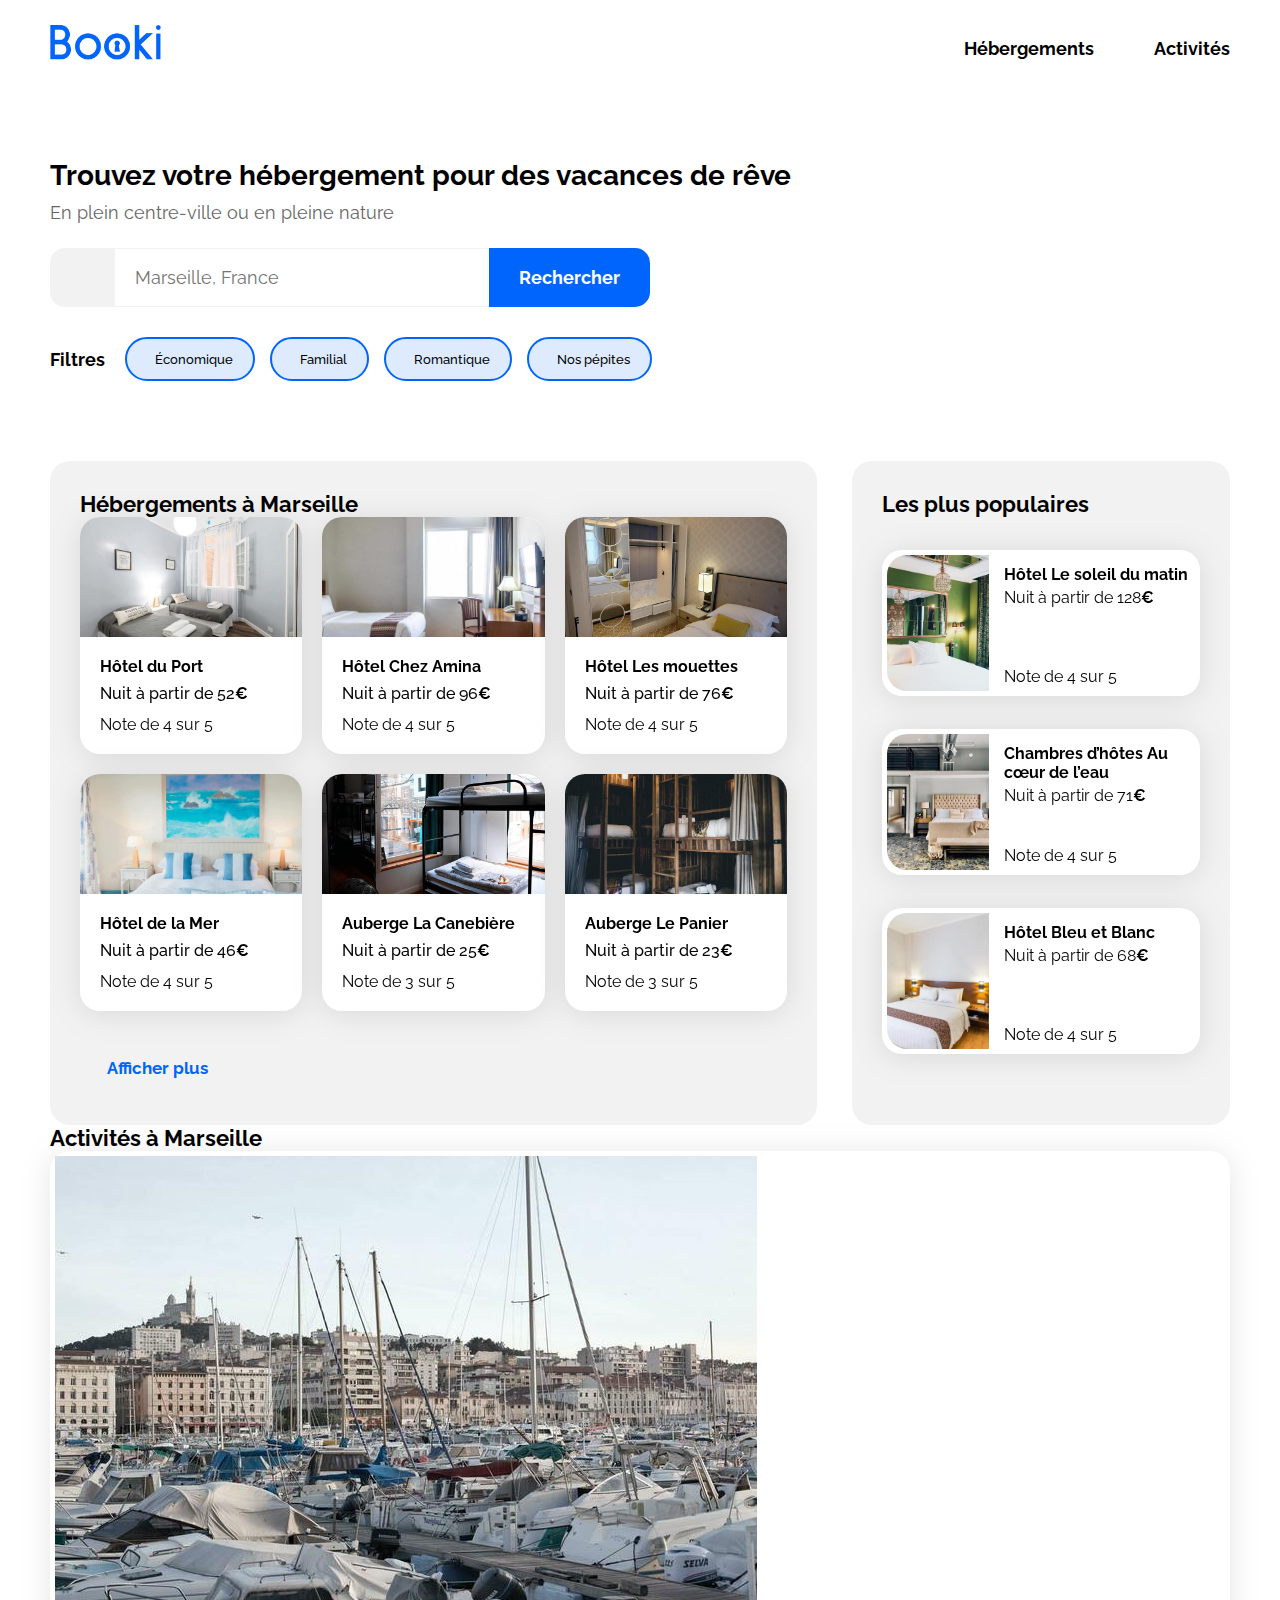
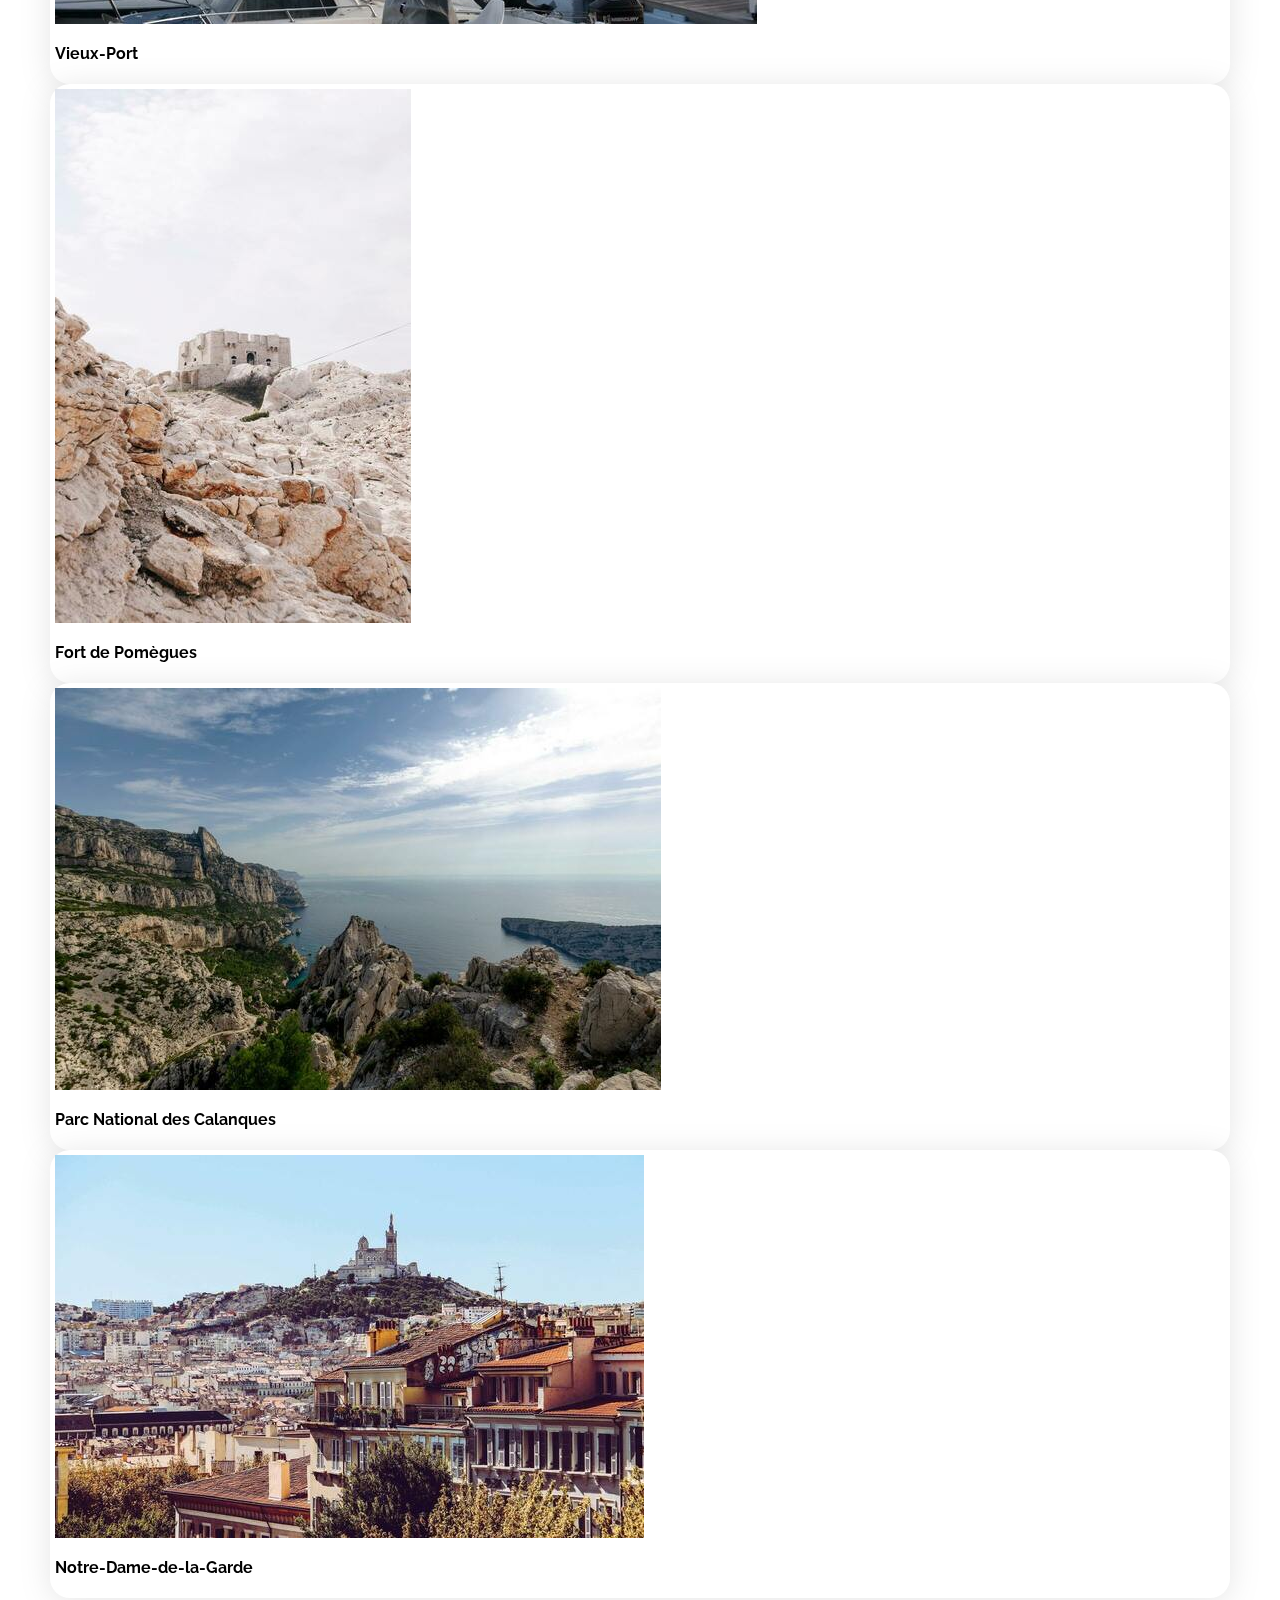
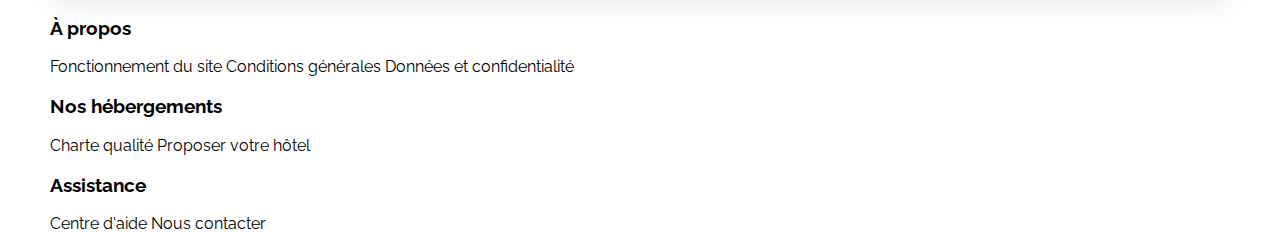
<file: index.html>
<!DOCTYPE html>
<html lang="fr">
  <head>
    <meta charset="UTF-8" />
    <meta name="viewport" content="width=device-width, initial-scale=1.0" />
    <title>Booki</title>
    <meta
      name="description"
      content="Trouvez votre hébergement pour des vacances de rêve à Marseille avec Booki. Hôtels, auberges et activités pour tous les goûts."
    />
    <link
      rel="shortcut icon"
      href="images/logo/Booki.png"
      type="image/x-icon"
    />

    <!-- Police -->
    <link rel="preconnect" href="https://fonts.googleapis.com" />
    <link rel="preconnect" href="https://fonts.gstatic.com" crossorigin />
    <link
      href="https://fonts.googleapis.com/css2?family=Raleway:wght@400;500;700&display=swap"
      rel="stylesheet"
    />

    <!-- Icônes -->
    <link
      rel="stylesheet"
      href="https://cdnjs.cloudflare.com/ajax/libs/font-awesome/6.2.1/css/all.min.css"
      integrity="sha512-MV7K8+y+gLIBoVD59lQIYicR65iaqukzvf/nwasF0nqhPay5w/9lJmVM2hMDcnK1OnMGCdVK+iQrJ7lzPJQd1w=="
      crossorigin="anonymous"
      referrerpolicy="no-referrer"
    />

    <!-- CSS -->
    <link rel="stylesheet" href="./css/style.css" />
    <!-- <link rel="stylesheet" href="./css/style_modifie.css" /> -->
  </head>

  <body>
    <div class="main-container">
      <!-- ================= HEADER ================= -->
      <header>
        <!-- Logo -->
        <a href="#">
          <img src="./images/logo/Booki.png" alt="Logo Booki" />
        </a>

        <!-- Navigation principale -->
        <nav>
          <a href="#hebergements">Hébergements</a>
          <a href="#activites">Activités</a>
        </nav>
      </header>

      <!-- ================= RECHERCHE + FILTRES ================= -->
      <section class="search-section">
        <h1>Trouvez votre hébergement pour des vacances de rêve</h1>
        <p>En plein centre-ville ou en pleine nature</p>

        <!-- Barre de recherche -->
        <form class="search-bar" action="#" method="get">
          <div class="search-icon">
            <i class="fa-solid fa-location-dot" aria-hidden="true"></i>
          </div>
          <input
            type="search"
            name="q"
            placeholder="Marseille, France"
            aria-label="Rechercher une ville"
          />
          <button type="submit">Rechercher</button>
        </form>

        <!-- Filtres -->
        <div class="filters">
          <!-- les filtre -->
          <h2>Filtres</h2>

          <div class="filters-list">
            <button class="filter">
              <i class="fa-solid fa-money-bill-wave" aria-hidden="true"></i>
              <span>Économique</span>
            </button>
            <button class="filter">
              <i class="fa-solid fa-person" aria-hidden="true"></i>
              <span>Familial</span>
            </button>
            <button class="filter">
              <i class="fa-solid fa-heart" aria-hidden="true"></i>
              <span>Romantique</span>
            </button>
            <button class="filter">
              <i class="fa-solid fa-fire" aria-hidden="true"></i>
              <span>Nos pépites</span>
            </button>
          </div>
        </div>
      </section>

      <!-- ================= CONTENU PRINCIPAL EXISTANT ================= -->
      <main>
        <!-- ================= HÉBERGEMENTS + POPULAIRES ================= -->
        <div class="hebergements-and-populaires">
          <!-- ======= HÉBERGEMENTS ======= -->
          <section class="hebergements" id="hebergements">
            <h2 class="section-title">Hébergements à Marseille</h2>

            <div class="hebergements-cards">
              <a href="#">
                <article class="card">
                  <img
                    src="./images/hebergements/fred-kleber.jpg"
                    alt="Chambre d'hôtel avec lit double"
                  />
                  <div class="card-content">
                    <h3 class="card-title">Hôtel du Port</h3>
                    <p class="card-subtitle">
                      Nuit à partir de 52<span class="euro">€</span>
                    </p>
                    <div class="card-rating">
                      <i class="fa-xs fa-solid fa-star" aria-hidden="true"></i>
                      <i class="fa-xs fa-solid fa-star" aria-hidden="true"></i>
                      <i class="fa-xs fa-solid fa-star" aria-hidden="true"></i>
                      <i class="fa-xs fa-solid fa-star" aria-hidden="true"></i>
                      <i
                        class="fa-xs fa-solid fa-star neutral-star"
                        aria-hidden="true"
                      ></i>
                      <span class="sr-only">Note de 4 sur 5</span>
                    </div>
                  </div>
                </article>
              </a>

              <a href="#">
                <article class="card">
                  <img
                    src="./images/hebergements/febrian-zakaria.jpg"
                    alt="Chambre moderne avec lit double"
                  />
                  <div class="card-content">
                    <h3 class="card-title">Hôtel Chez Amina</h3>
                    <p class="card-subtitle">
                      Nuit à partir de 96<span class="euro">€</span>
                    </p>
                    <div class="card-rating">
                      <i class="fa-xs fa-solid fa-star" aria-hidden="true"></i>
                      <i class="fa-xs fa-solid fa-star" aria-hidden="true"></i>
                      <i class="fa-xs fa-solid fa-star" aria-hidden="true"></i>
                      <i class="fa-xs fa-solid fa-star" aria-hidden="true"></i>
                      <i
                        class="fa-xs fa-solid fa-star neutral-star"
                        aria-hidden="true"
                      ></i>
                      <span class="sr-only">Note de 4 sur 5</span>
                    </div>
                  </div>
                </article>
              </a>

              <a href="#">
                <article class="card">
                  <img
                    src="./images/hebergements/reisetopia.jpg"
                    alt="Lit double dans une chambre lumineuse"
                  />
                  <div class="card-content">
                    <h3 class="card-title">Hôtel Les mouettes</h3>
                    <p class="card-subtitle">
                      Nuit à partir de 76<span class="euro">€</span>
                    </p>
                    <div class="card-rating">
                      <i class="fa-xs fa-solid fa-star" aria-hidden="true"></i>
                      <i class="fa-xs fa-solid fa-star" aria-hidden="true"></i>
                      <i class="fa-xs fa-solid fa-star" aria-hidden="true"></i>
                      <i class="fa-xs fa-solid fa-star" aria-hidden="true"></i>
                      <i
                        class="fa-xs fa-solid fa-star neutral-star"
                        aria-hidden="true"
                      ></i>
                      <span class="sr-only">Note de 4 sur 5</span>
                    </div>
                  </div>
                </article>
              </a>

              <a href="#">
                <article class="card">
                  <img
                    src="./images/hebergements/annie-spratt.jpg"
                    alt="Chambre avec lit près d'une fenêtre"
                  />
                  <div class="card-content">
                    <h3 class="card-title">Hôtel de la Mer</h3>
                    <p class="card-subtitle">
                      Nuit à partir de 46<span class="euro">€</span>
                    </p>
                    <div class="card-rating">
                      <i class="fa-xs fa-solid fa-star" aria-hidden="true"></i>
                      <i class="fa-xs fa-solid fa-star" aria-hidden="true"></i>
                      <i class="fa-xs fa-solid fa-star" aria-hidden="true"></i>
                      <i class="fa-xs fa-solid fa-star" aria-hidden="true"></i>
                      <i
                        class="fa-xs fa-solid fa-star neutral-star"
                        aria-hidden="true"
                      ></i>
                      <span class="sr-only">Note de 4 sur 5</span>
                    </div>
                  </div>
                </article>
              </a>

              <a href="#">
                <article class="card">
                  <img
                    src="./images/hebergements/marcus-loke.jpg"
                    alt="Lit superposé dans une chambre partagée"
                  />
                  <div class="card-content">
                    <h3 class="card-title">Auberge La Canebière</h3>
                    <p class="card-subtitle">
                      Nuit à partir de 25<span class="euro">€</span>
                    </p>
                    <div class="card-rating">
                      <i class="fa-xs fa-solid fa-star" aria-hidden="true"></i>
                      <i class="fa-xs fa-solid fa-star" aria-hidden="true"></i>
                      <i class="fa-xs fa-solid fa-star" aria-hidden="true"></i>
                      <i
                        class="fa-xs fa-solid fa-star neutral-star"
                        aria-hidden="true"
                      ></i>
                      <i
                        class="fa-xs fa-solid fa-star neutral-star"
                        aria-hidden="true"
                      ></i>
                      <span class="sr-only">Note de 3 sur 5</span>
                    </div>
                  </div>
                </article>
              </a>

              <a href="#">
                <article class="card">
                  <img
                    src="./images/hebergements/nicate-lee.jpg"
                    alt="Lit superposé dans une auberge de jeunesse"
                  />
                  <div class="card-content">
                    <h3 class="card-title">Auberge Le Panier</h3>
                    <p class="card-subtitle">
                      Nuit à partir de 23<span class="euro">€</span>
                    </p>
                    <div class="card-rating">
                      <i class="fa-xs fa-solid fa-star" aria-hidden="true"></i>
                      <i class="fa-xs fa-solid fa-star" aria-hidden="true"></i>
                      <i class="fa-xs fa-solid fa-star" aria-hidden="true"></i>
                      <i
                        class="fa-xs fa-solid fa-star neutral-star"
                        aria-hidden="true"
                      ></i>
                      <i
                        class="fa-xs fa-solid fa-star neutral-star"
                        aria-hidden="true"
                      ></i>
                      <span class="sr-only">Note de 3 sur 5</span>
                    </div>
                  </div>
                </article>
              </a>
            </div>

            <a href="#" class="show-more">Afficher plus</a>
          </section>

          <!-- ======= POPULAIRES ======= -->
          <section class="populaires">
            <div class="populaires-title">
              <h2 class="section-title">Les plus populaires</h2>
              <i class="fa-solid fa-chart-line" aria-hidden="true"></i>
            </div>
            <div class="populaires-cards">
              <a href="#">
                <article class="card">
                  <img
                    src="./images/hebergements/emile-guillemot.jpg"
                    alt="Image de la chambre d'hôtel montrant un lit"
                  />
                  <div class="card-content">
                    <div class="card-txt">
                      <h3 class="card-title">Hôtel Le soleil du matin</h3>
                      <p class="card-subtitle">
                        Nuit à partir de 128<span class="euro">€</span>
                      </p>
                    </div>
                    <div class="card-rating">
                      <i class="fa-xs fa-solid fa-star" aria-hidden="true"></i>
                      <i class="fa-xs fa-solid fa-star" aria-hidden="true"></i>
                      <i class="fa-xs fa-solid fa-star" aria-hidden="true"></i>
                      <i class="fa-xs fa-solid fa-star" aria-hidden="true"></i>
                      <i
                        class="fa-xs fa-solid fa-star neutral-star"
                        aria-hidden="true"
                      ></i>
                      <span class="sr-only">Note de 4 sur 5</span>
                    </div>
                  </div>
                </article>
              </a>
              <a href="#">
                <article class="card">
                  <img
                    src="./images/hebergements/aw-creative.jpg"
                    alt="Image de la chambre d'hôtel montrant un lit"
                  />
                  <div class="card-content">
                    <div class="card-txt">
                      <h3 class="card-title">
                        Chambres d’hôtes Au cœur de l’eau
                      </h3>
                      <p class="card-subtitle">
                        Nuit à partir de 71<span class="euro">€</span>
                      </p>
                    </div>
                    <div class="card-rating">
                      <i class="fa-xs fa-solid fa-star" aria-hidden="true"></i>
                      <i class="fa-xs fa-solid fa-star" aria-hidden="true"></i>
                      <i class="fa-xs fa-solid fa-star" aria-hidden="true"></i>
                      <i class="fa-xs fa-solid fa-star" aria-hidden="true"></i>
                      <i
                        class="fa-xs fa-solid fa-star neutral-star"
                        aria-hidden="true"
                      ></i>
                      <span class="sr-only">Note de 4 sur 5</span>
                    </div>
                  </div>
                </article>
              </a>
              <a href="#">
                <article class="card">
                  <img
                    src="./images/hebergements/febrian-zakaria2.jpg"
                    alt="Image de la chambre d'hôtel montrant un lit"
                  />
                  <div class="card-content">
                    <div class="card-txt">
                      <h3 class="card-title">Hôtel Bleu et Blanc</h3>
                      <p class="card-subtitle">
                        Nuit à partir de 68<span class="euro">€</span>
                      </p>
                    </div>
                    <div class="card-rating">
                      <i class="fa-xs fa-solid fa-star" aria-hidden="true"></i>
                      <i class="fa-xs fa-solid fa-star" aria-hidden="true"></i>
                      <i class="fa-xs fa-solid fa-star" aria-hidden="true"></i>
                      <i class="fa-xs fa-solid fa-star" aria-hidden="true"></i>
                      <i
                        class="fa-xs fa-solid fa-star neutral-star"
                        aria-hidden="true"
                      ></i>
                      <span class="sr-only">Note de 4 sur 5</span>
                    </div>
                  </div>
                </article>
              </a>
            </div>
          </section>
        </div>

        <!-- ================= ACTIVITÉS ================= -->
        <section class="activites" id="activites">
          <h2 class="section-title">Activités à Marseille</h2>

          <div class="activites-cards">
            <!-- Carte 1 -->
            <a href="#">
              <article class="card">
                <img
                  src="./images/activites/reno-laithienne.jpg"
                  alt="Vue du Vieux-Port de Marseille"
                />
                <h3 class="card-title">Vieux-Port</h3>
              </article>
            </a>

            <!-- Carte 2 -->
            <a href="#">
              <article class="card">
                <img
                  src="./images/activites/paul-hermann.jpg"
                  alt="Fort de Pomègues près de Marseille"
                />
                <h3 class="card-title">Fort de Pomègues</h3>
              </article>
            </a>

            <!-- Carte 3 -->
            <a href="#">
              <article class="card">
                <img
                  src="./images/activites/kilyan-sockalingum.jpg"
                  alt="Paysage des îles du Frioul"
                />
                <h3 class="card-title">Parc National des Calanques</h3>
              </article>
            </a>

            <!-- Carte 4 -->
            <a href="#">
              <article class="card">
                <img
                  src="./images/activites/florian-wehde.jpg"
                  alt="Falaises du parc national des Calanques"
                />
                <h3 class="card-title">Notre-Dame-de-la-Garde</h3>
              </article>
            </a>
          </div>
        </section>
      </main>

      <!-- ================= FOOTER ================= -->
      <footer>
        <!-- Colonne 1 : À propos -->
        <div class="footer-column">
          <h3>À propos</h3>
          <a href="#">Fonctionnement du site</a>
          <a href="#">Conditions générales</a>
          <a href="#">Données et confidentialité</a>
        </div>

        <!-- Colonne 2 : Nos hébergements -->
        <div class="footer-column">
          <h3>Nos hébergements</h3>
          <a href="#">Charte qualité</a>
          <a href="#">Proposer votre hôtel</a>
        </div>

        <!-- Colonne 3 : Assistance -->
        <div class="footer-column">
          <h3>Assistance</h3>
          <a href="#">Centre d'aide</a>
          <a href="#">Nous contacter</a>
        </div>
      </footer>
    </div>
  </body>
</html>
</file>
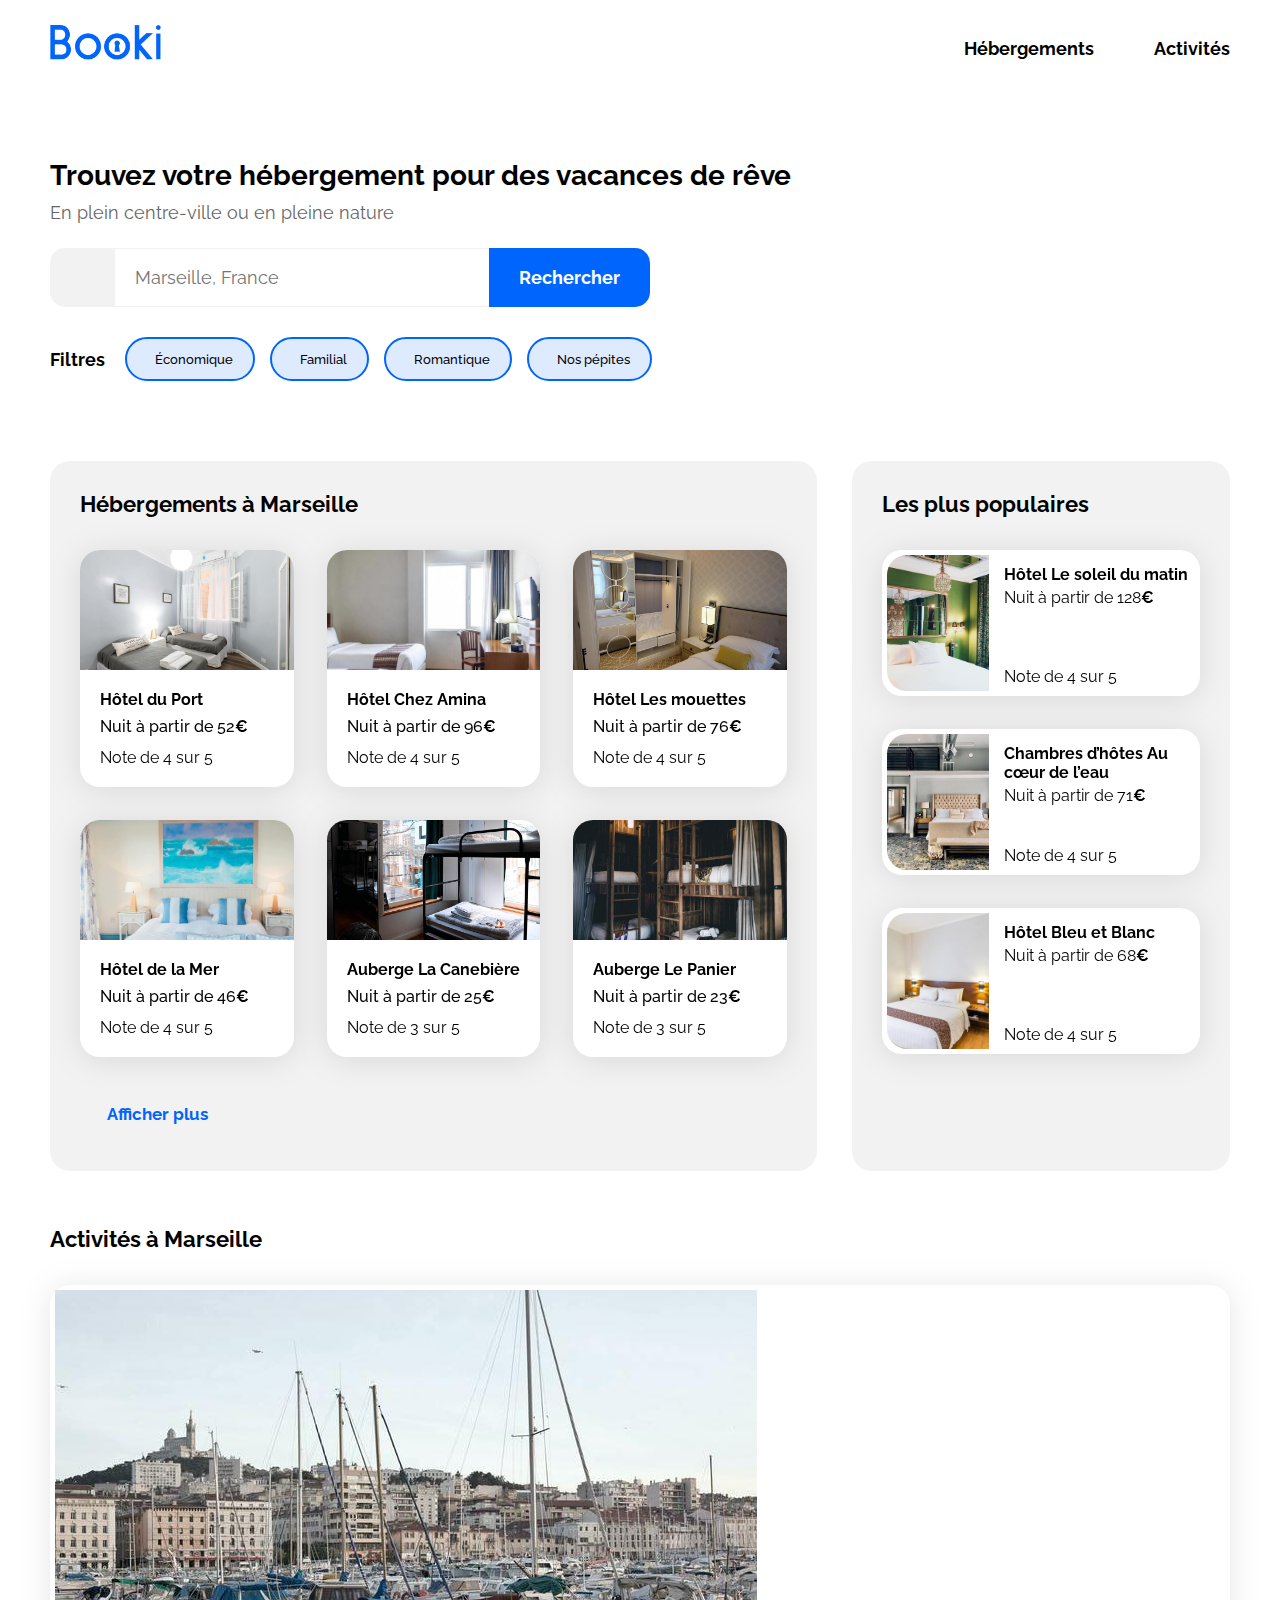
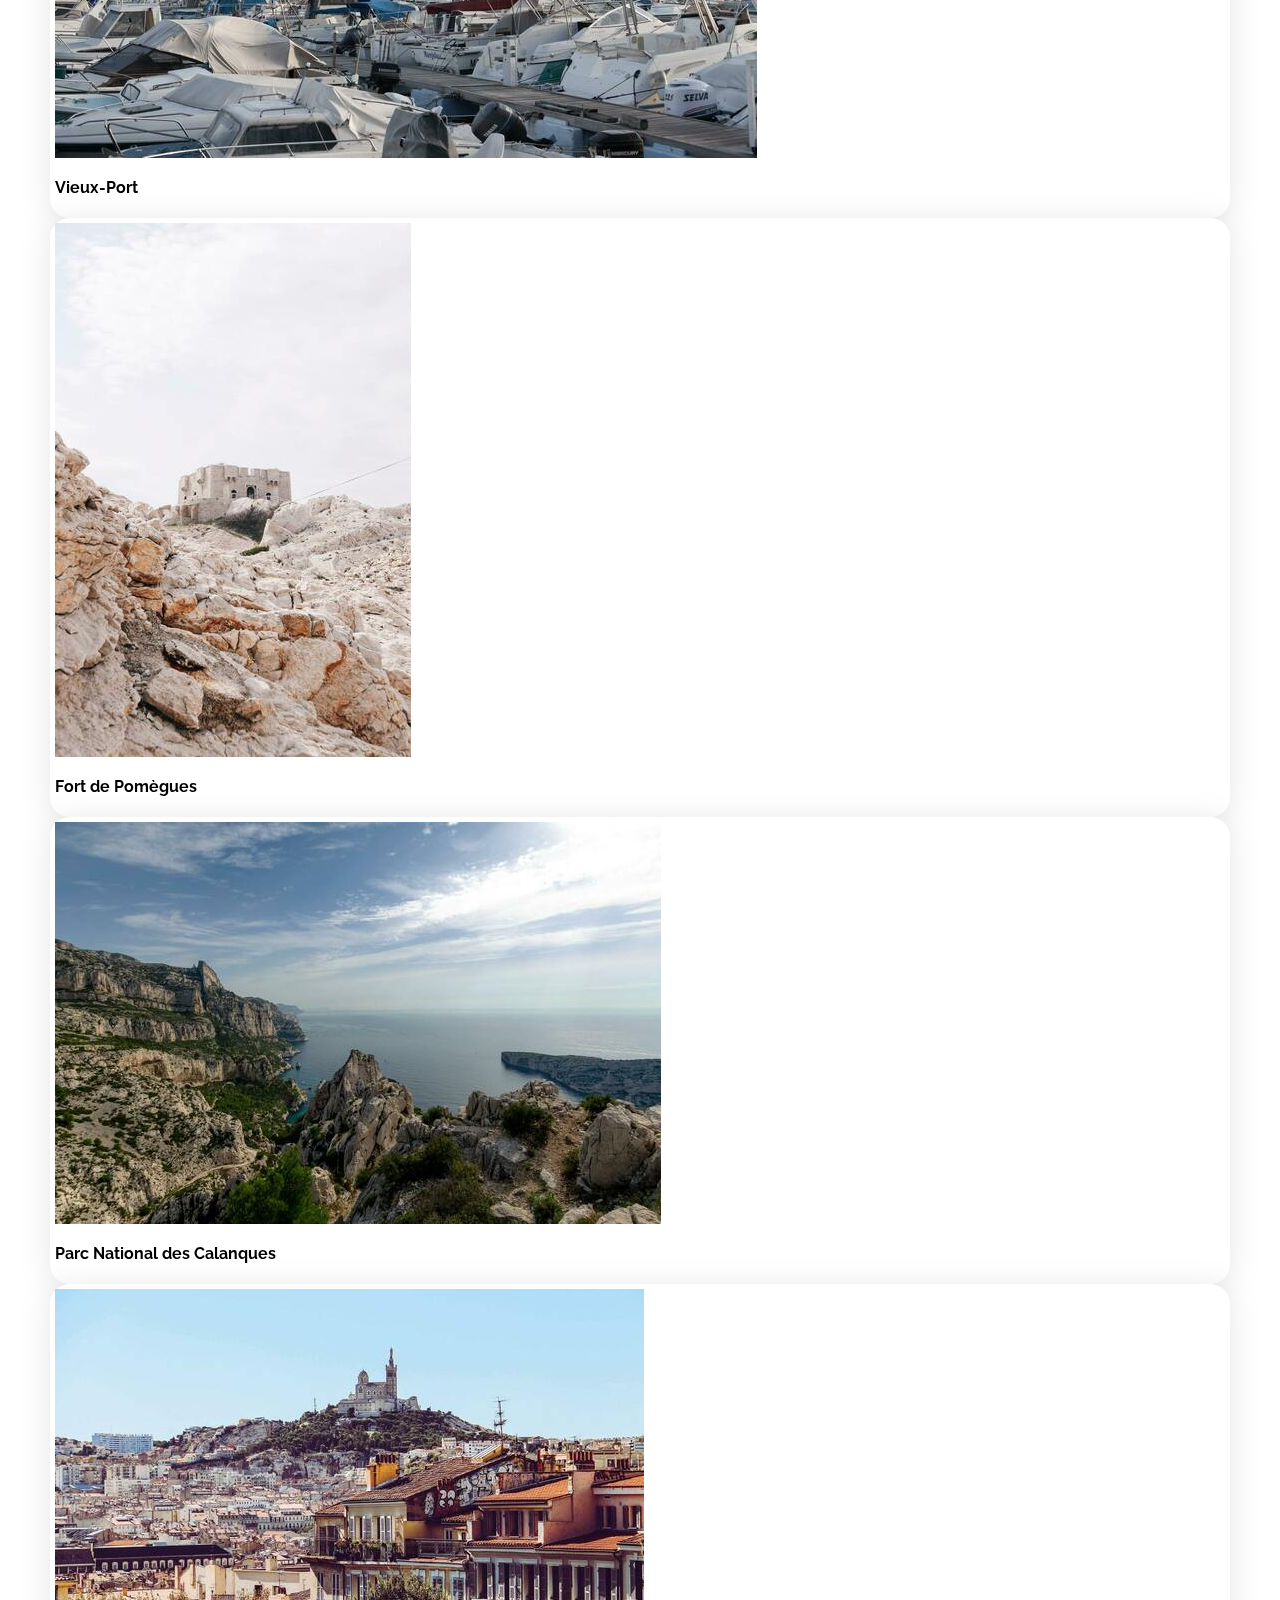
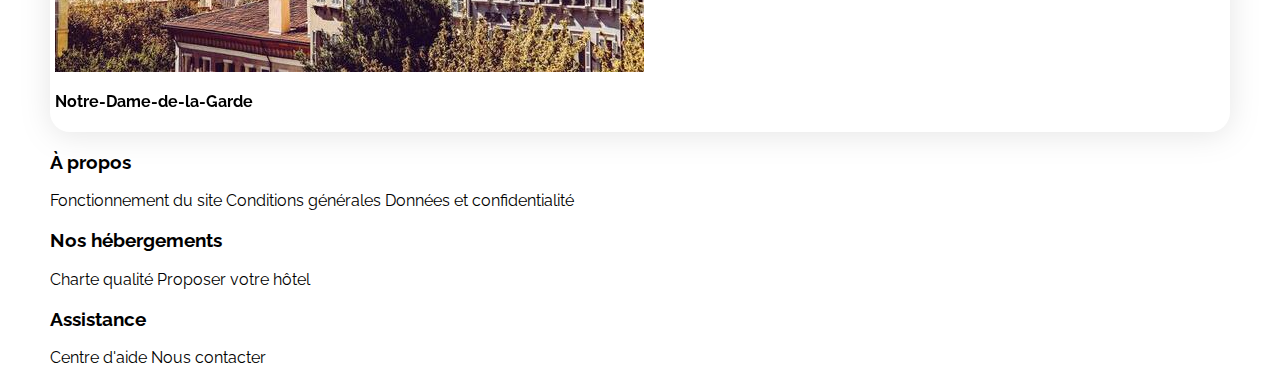
<file: index_modifie.html>
<!DOCTYPE html>
<html lang="fr">
  <head>
    <meta charset="UTF-8" />
    <meta name="viewport" content="width=device-width, initial-scale=1.0" />
    <title>Booki</title>
    <meta
      name="description"
      content="Trouvez votre hébergement pour des vacances de rêve à Marseille avec Booki. Hôtels, auberges et activités pour tous les goûts."
    />
    <link
      rel="shortcut icon"
      href="images/logo/Booki.png"
      type="image/x-icon"
    />

    <!-- Police -->
    <link rel="preconnect" href="https://fonts.googleapis.com" />
    <link rel="preconnect" href="https://fonts.gstatic.com" crossorigin />
    <link
      href="https://fonts.googleapis.com/css2?family=Raleway:wght@400;500;700&display=swap"
      rel="stylesheet"
    />

    <!-- Icônes -->
    <link
      rel="stylesheet"
      href="https://cdnjs.cloudflare.com/ajax/libs/font-awesome/6.2.1/css/all.min.css"
      integrity="sha512-MV7K8+y+gLIBoVD59lQIYicR65iaqukzvf/nwasF0nqhPay5w/9lJmVM2hMDcnK1OnMGCdVK+iQrJ7lzPJQd1w=="
      crossorigin="anonymous"
      referrerpolicy="no-referrer"
    />

    <!-- CSS -->
    <!-- <link rel="stylesheet" href="./css/style.css" /> -->
    <link rel="stylesheet" href="./css/style_modifie.css" />
  </head>

  <body>
    <div class="main-container">
      <!-- ================= HEADER ================= -->
      <header>
        <!-- Logo -->
        <a href="#">
          <img src="./images/logo/Booki.png" alt="Logo Booki" />
        </a>

        <!-- Navigation principale -->
        <nav>
          <a href="#hebergements">Hébergements</a>
          <a href="#activites">Activités</a>
        </nav>
      </header>

      <!-- ================= RECHERCHE + FILTRES ================= -->
      <section class="search-section">
        <h1>Trouvez votre hébergement pour des vacances de rêve</h1>
        <p>En plein centre-ville ou en pleine nature</p>

        <!-- Barre de recherche -->
        <form class="search-bar" action="#" method="get">
          <div class="search-icon">
            <i class="fa-solid fa-location-dot" aria-hidden="true"></i>
          </div>
          <input
            type="search"
            name="q"
            placeholder="Marseille, France"
            aria-label="Rechercher une ville"
          />
          <button type="submit">Rechercher</button>
        </form>

        <!-- Filtres -->
        <div class="filters">
          <h2>Filtres</h2>
          <div class="filters-list">
            <button class="filter">
              <i class="fa-solid fa-money-bill-wave" aria-hidden="true"></i>
              <span>Économique</span>
            </button>
            <button class="filter">
              <i class="fa-solid fa-person" aria-hidden="true"></i>
              <span>Familial</span>
            </button>
            <button class="filter">
              <i class="fa-solid fa-heart" aria-hidden="true"></i>
              <span>Romantique</span>
            </button>
            <button class="filter">
              <i class="fa-solid fa-fire" aria-hidden="true"></i>
              <span>Nos pépites</span>
            </button>
          </div>
        </div>
      </section>

      <!-- ================= CONTENU PRINCIPAL EXISTANT ================= -->
      <main>
        <!-- ================= HÉBERGEMENTS + POPULAIRES ================= -->
        <div class="hebergements-and-populaires">
          <!-- ======= HÉBERGEMENTS ======= -->
          <section class="hebergements" id="hebergements">
            <h2 class="section-title">Hébergements à Marseille</h2>

            <div class="hebergements-cards">
              <a href="#">
                <article class="card">
                  <img
                    src="./images/hebergements/fred-kleber.jpg"
                    alt="Chambre d'hôtel avec lit double"
                  />
                  <div class="card-content">
                    <h3 class="card-title">Hôtel du Port</h3>
                    <p class="card-subtitle">
                      Nuit à partir de 52<span class="euro">€</span>
                    </p>
                    <div class="card-rating">
                      <i class="fa-xs fa-solid fa-star" aria-hidden="true"></i>
                      <i class="fa-xs fa-solid fa-star" aria-hidden="true"></i>
                      <i class="fa-xs fa-solid fa-star" aria-hidden="true"></i>
                      <i class="fa-xs fa-solid fa-star" aria-hidden="true"></i>
                      <i
                        class="fa-xs fa-solid fa-star neutral-star"
                        aria-hidden="true"
                      ></i>
                      <span class="sr-only">Note de 4 sur 5</span>
                    </div>
                  </div>
                </article>
              </a>

              <a href="#">
                <article class="card">
                  <img
                    src="./images/hebergements/febrian-zakaria.jpg"
                    alt="Chambre moderne avec lit double"
                  />
                  <div class="card-content">
                    <h3 class="card-title">Hôtel Chez Amina</h3>
                    <p class="card-subtitle">
                      Nuit à partir de 96<span class="euro">€</span>
                    </p>
                    <div class="card-rating">
                      <i class="fa-xs fa-solid fa-star" aria-hidden="true"></i>
                      <i class="fa-xs fa-solid fa-star" aria-hidden="true"></i>
                      <i class="fa-xs fa-solid fa-star" aria-hidden="true"></i>
                      <i class="fa-xs fa-solid fa-star" aria-hidden="true"></i>
                      <i
                        class="fa-xs fa-solid fa-star neutral-star"
                        aria-hidden="true"
                      ></i>
                      <span class="sr-only">Note de 4 sur 5</span>
                    </div>
                  </div>
                </article>
              </a>

              <a href="#">
                <article class="card">
                  <img
                    src="./images/hebergements/reisetopia.jpg"
                    alt="Lit double dans une chambre lumineuse"
                  />
                  <div class="card-content">
                    <h3 class="card-title">Hôtel Les mouettes</h3>
                    <p class="card-subtitle">
                      Nuit à partir de 76<span class="euro">€</span>
                    </p>
                    <div class="card-rating">
                      <i class="fa-xs fa-solid fa-star" aria-hidden="true"></i>
                      <i class="fa-xs fa-solid fa-star" aria-hidden="true"></i>
                      <i class="fa-xs fa-solid fa-star" aria-hidden="true"></i>
                      <i class="fa-xs fa-solid fa-star" aria-hidden="true"></i>
                      <i
                        class="fa-xs fa-solid fa-star neutral-star"
                        aria-hidden="true"
                      ></i>
                      <span class="sr-only">Note de 4 sur 5</span>
                    </div>
                  </div>
                </article>
              </a>

              <a href="#">
                <article class="card">
                  <img
                    src="./images/hebergements/annie-spratt.jpg"
                    alt="Chambre avec lit près d'une fenêtre"
                  />
                  <div class="card-content">
                    <h3 class="card-title">Hôtel de la Mer</h3>
                    <p class="card-subtitle">
                      Nuit à partir de 46<span class="euro">€</span>
                    </p>
                    <div class="card-rating">
                      <i class="fa-xs fa-solid fa-star" aria-hidden="true"></i>
                      <i class="fa-xs fa-solid fa-star" aria-hidden="true"></i>
                      <i class="fa-xs fa-solid fa-star" aria-hidden="true"></i>
                      <i class="fa-xs fa-solid fa-star" aria-hidden="true"></i>
                      <i
                        class="fa-xs fa-solid fa-star neutral-star"
                        aria-hidden="true"
                      ></i>
                      <span class="sr-only">Note de 4 sur 5</span>
                    </div>
                  </div>
                </article>
              </a>

              <a href="#">
                <article class="card">
                  <img
                    src="./images/hebergements/marcus-loke.jpg"
                    alt="Lit superposé dans une chambre partagée"
                  />
                  <div class="card-content">
                    <h3 class="card-title">Auberge La Canebière</h3>
                    <p class="card-subtitle">
                      Nuit à partir de 25<span class="euro">€</span>
                    </p>
                    <div class="card-rating">
                      <i class="fa-xs fa-solid fa-star" aria-hidden="true"></i>
                      <i class="fa-xs fa-solid fa-star" aria-hidden="true"></i>
                      <i class="fa-xs fa-solid fa-star" aria-hidden="true"></i>
                      <i
                        class="fa-xs fa-solid fa-star neutral-star"
                        aria-hidden="true"
                      ></i>
                      <i
                        class="fa-xs fa-solid fa-star neutral-star"
                        aria-hidden="true"
                      ></i>
                      <span class="sr-only">Note de 3 sur 5</span>
                    </div>
                  </div>
                </article>
              </a>

              <a href="#">
                <article class="card">
                  <img
                    src="./images/hebergements/nicate-lee.jpg"
                    alt="Lit superposé dans une auberge de jeunesse"
                  />
                  <div class="card-content">
                    <h3 class="card-title">Auberge Le Panier</h3>
                    <p class="card-subtitle">
                      Nuit à partir de 23<span class="euro">€</span>
                    </p>
                    <div class="card-rating">
                      <i class="fa-xs fa-solid fa-star" aria-hidden="true"></i>
                      <i class="fa-xs fa-solid fa-star" aria-hidden="true"></i>
                      <i class="fa-xs fa-solid fa-star" aria-hidden="true"></i>
                      <i
                        class="fa-xs fa-solid fa-star neutral-star"
                        aria-hidden="true"
                      ></i>
                      <i
                        class="fa-xs fa-solid fa-star neutral-star"
                        aria-hidden="true"
                      ></i>
                      <span class="sr-only">Note de 3 sur 5</span>
                    </div>
                  </div>
                </article>
              </a>
            </div>

            <a href="#" class="show-more">Afficher plus</a>
          </section>

          <!-- ======= POPULAIRES ======= -->
          <section class="populaires">
            <div class="populaires-title">
              <h2 class="section-title">Les plus populaires</h2>
              <i class="fa-solid fa-chart-line" aria-hidden="true"></i>
            </div>
            <div class="populaires-cards">
              <a href="#">
                <article class="card">
                  <img
                    src="./images/hebergements/emile-guillemot.jpg"
                    alt="Image de la chambre d'hôtel montrant un lit"
                  />
                  <div class="card-content">
                    <div class="card-txt">
                      <h3 class="card-title">Hôtel Le soleil du matin</h3>
                      <p class="card-subtitle">
                        Nuit à partir de 128<span class="euro">€</span>
                      </p>
                    </div>
                    <div class="card-rating">
                      <i class="fa-xs fa-solid fa-star" aria-hidden="true"></i>
                      <i class="fa-xs fa-solid fa-star" aria-hidden="true"></i>
                      <i class="fa-xs fa-solid fa-star" aria-hidden="true"></i>
                      <i class="fa-xs fa-solid fa-star" aria-hidden="true"></i>
                      <i
                        class="fa-xs fa-solid fa-star neutral-star"
                        aria-hidden="true"
                      ></i>
                      <span class="sr-only">Note de 4 sur 5</span>
                    </div>
                  </div>
                </article>
              </a>
              <a href="#">
                <article class="card">
                  <img
                    src="./images/hebergements/aw-creative.jpg"
                    alt="Image de la chambre d'hôtel montrant un lit"
                  />
                  <div class="card-content">
                    <div class="card-txt">
                      <h3 class="card-title">
                        Chambres d’hôtes Au cœur de l’eau
                      </h3>
                      <p class="card-subtitle">
                        Nuit à partir de 71<span class="euro">€</span>
                      </p>
                    </div>
                    <div class="card-rating">
                      <i class="fa-xs fa-solid fa-star" aria-hidden="true"></i>
                      <i class="fa-xs fa-solid fa-star" aria-hidden="true"></i>
                      <i class="fa-xs fa-solid fa-star" aria-hidden="true"></i>
                      <i class="fa-xs fa-solid fa-star" aria-hidden="true"></i>
                      <i
                        class="fa-xs fa-solid fa-star neutral-star"
                        aria-hidden="true"
                      ></i>
                      <span class="sr-only">Note de 4 sur 5</span>
                    </div>
                  </div>
                </article>
              </a>
              <a href="#">
                <article class="card">
                  <img
                    src="./images/hebergements/febrian-zakaria2.jpg"
                    alt="Image de la chambre d'hôtel montrant un lit"
                  />
                  <div class="card-content">
                    <div class="card-txt">
                      <h3 class="card-title">Hôtel Bleu et Blanc</h3>
                      <p class="card-subtitle">
                        Nuit à partir de 68<span class="euro">€</span>
                      </p>
                    </div>
                    <div class="card-rating">
                      <i class="fa-xs fa-solid fa-star" aria-hidden="true"></i>
                      <i class="fa-xs fa-solid fa-star" aria-hidden="true"></i>
                      <i class="fa-xs fa-solid fa-star" aria-hidden="true"></i>
                      <i class="fa-xs fa-solid fa-star" aria-hidden="true"></i>
                      <i
                        class="fa-xs fa-solid fa-star neutral-star"
                        aria-hidden="true"
                      ></i>
                      <span class="sr-only">Note de 4 sur 5</span>
                    </div>
                  </div>
                </article>
              </a>
            </div>
          </section>
        </div>

        <!-- ================= ACTIVITÉS ================= -->
        <section class="activites" id="activites">
          <h2 class="section-title">Activités à Marseille</h2>

          <div class="activites-cards">
            <!-- Carte 1 -->
            <a href="#">
              <article class="card">
                <img
                  src="./images/activites/reno-laithienne.jpg"
                  alt="Vue du Vieux-Port de Marseille"
                />
                <h3 class="card-title">Vieux-Port</h3>
              </article>
            </a>

            <!-- Carte 2 -->
            <a href="#">
              <article class="card">
                <img
                  src="./images/activites/paul-hermann.jpg"
                  alt="Fort de Pomègues près de Marseille"
                />
                <h3 class="card-title">Fort de Pomègues</h3>
              </article>
            </a>

            <!-- Carte 3 -->
            <a href="#">
              <article class="card">
                <img
                  src="./images/activites/kilyan-sockalingum.jpg"
                  alt="Paysage des îles du Frioul"
                />
                <h3 class="card-title">Parc National des Calanques</h3>
              </article>
            </a>

            <!-- Carte 4 -->
            <a href="#">
              <article class="card">
                <img
                  src="./images/activites/florian-wehde.jpg"
                  alt="Falaises du parc national des Calanques"
                />
                <h3 class="card-title">Notre-Dame-de-la-Garde</h3>
              </article>
            </a>
          </div>
        </section>
      </main>

      <!-- ================= FOOTER ================= -->
      <footer>
        <!-- Colonne 1 : À propos -->
        <div class="footer-column">
          <h3>À propos</h3>
          <a href="#">Fonctionnement du site</a>
          <a href="#">Conditions générales</a>
          <a href="#">Données et confidentialité</a>
        </div>

        <!-- Colonne 2 : Nos hébergements -->
        <div class="footer-column">
          <h3>Nos hébergements</h3>
          <a href="#">Charte qualité</a>
          <a href="#">Proposer votre hôtel</a>
        </div>

        <!-- Colonne 3 : Assistance -->
        <div class="footer-column">
          <h3>Assistance</h3>
          <a href="#">Centre d'aide</a>
          <a href="#">Nous contacter</a>
        </div>
      </footer>
    </div>
  </body>
</html>
</file>
<file: css/style.css>
/****** General ***********/
* {
  font-family: "Raleway", sans-serif;
}

:root {
  --main-color: #0065fc;
  --main-bg-color: #f2f2f2;
  --filter-bg-color: #deebff;
}

.fa-solid {
  color: var(--main-color);
}

body {
  display: flex;
  justify-content: center;
  margin: 0;
}

.main-container {
  width: 100%;
  max-width: 1440px;
  padding: 0 50px;
  box-sizing: border-box;
}

a {
  color: inherit;
  text-decoration: none;
}

.section-title {
  margin: 0;
  font-size: 22px;
}

.card {
  background-color: white;
  border-radius: 20px;
  padding: 5px;
  filter: drop-shadow(0px 3px 15px rgba(0, 0, 0, 0.1));
}

.card img {
  object-fit: cover;
}

.card-title {
  font-size: 16px;
}

.euro {
  font-weight: 700;
}

.neutral-star {
  color: var(--main-bg-color);
}

/****** Header ***********/
header {
  display: flex;
  justify-content: space-between;
  align-items: center;
  padding: 25px 0;
  margin-bottom: 30px;
}

header img {
  height: 35px;
}

header nav {
  display: flex;
  gap: 60px;
}

header nav a {
  font-weight: 700;
  font-size: 18px;
  padding-top: 5px;
  border-top: 2px solid transparent;
}

header nav a:hover {
  color: var(--main-color);
  border-top-color: var(--main-color);
}

/****** Section recherche ***********/
.search-section {
  padding: 40px 0;
  margin-bottom: 40px;
}

.search-section h1 {
  font-size: 28px;
  margin: 0 0 10px 0;
  font-weight: 700;
}

.search-section p {
  margin: 0 0 25px 0;
  color: #666;
  font-size: 18px;
}

/* Barre de recherche */
.search-bar {
  display: flex;
  align-items: stretch;
  max-width: 600px;
  margin-bottom: 30px;
}

.search-icon {
  background-color: var(--main-bg-color);
  width: 55px;
  display: flex;
  align-items: center;
  justify-content: center;
  border-radius: 15px 0 0 15px;
  padding: 0 5px;
}

.search-icon i {
  font-size: 20px;
  color: #000;
}

.search-bar input[type="search"] {
  flex: 1;
  border: 1px solid var(--main-bg-color);
  border-left: none;
  padding: 18px 20px;
  font-size: 18px;
  border-right: none;
}

.search-bar button {
  background-color: var(--main-color);
  color: white;
  border: none;
  padding: 18px 30px;
  font-size: 18px;
  font-weight: 700;
  border-radius: 0 15px 15px 0;
  cursor: pointer;
  white-space: nowrap;
}

.search-bar button:hover {
  background-color: #0052d4;
}

/****** Filtres ***********/
.filters {
  display: flex;
  align-items: center;
  gap: 20px;
}

.filters h2 {
  margin: 0;
  font-size: 18px;
  white-space: nowrap;
}

.filters-list {
  display: flex;
  gap: 15px;
  flex-wrap: wrap;
}

.filter {
  display: flex;
  align-items: center;
  gap: 8px;
  background-color: var(--filter-bg-color);
  border: 2px solid var(--main-color);
  padding: 12px 20px;
  border-radius: 25px;
  cursor: pointer;
  font-weight: 500;
  transition: all 0.2s;
}

.filter:hover {
  background-color: var(--main-color);
  color: white;
}

.filter i {
  font-size: 14px;
}

/****** Hebergements And Populaires ***********/
.hebergements-and-populaires {
  display: flex;
  justify-content: space-between;
}

.hebergements-and-populaires section {
  background-color: var(--main-bg-color);
  border-radius: 20px;
  padding: 30px;
  box-sizing: border-box;
}

/****** Hebergements ***********/
.hebergements {
  width: 65%;
}

/****** Hébergements Cards ***********/
.hebergements-cards {
  display: grid;
  grid-template-columns: repeat(auto-fit, minmax(30%, 1fr));
  gap: 20px;
  margin-bottom: 30px;
}

.hebergements-cards .card {
  display: flex;
  /* flex-direction: column; */
  /* height: 200px; */
  padding: 0;
  flex-wrap: wrap;
}

.hebergements-cards img {
  height: 120px;
  width: 100%;
  object-fit: cover;
  border-radius: 20px 20px 0 0;
}

.hebergements-cards .card-content {
  padding: 20px;
  flex-grow: 1;
  display: flex;
  flex-direction: column;
  justify-content: space-between;
}

.hebergements-cards .card-title {
  margin: 0 0 8px 0;
  font-size: 16px;
}

.hebergements-cards .card-subtitle {
  margin: 0 0 12px 0;
  font-weight: 500;
}

.hebergements-cards .card-rating {
  margin: 0;
}

/****** Bouton "Afficher plus" ***********/
.show-more {
  display: inline-block;
  background-color: var(--main-bg-color);
  color: var(--main-color);
  padding: 15px 25px;
  border-radius: 50px;
  font-weight: 700;
  font-size: 17px;
  border: 2px solid transparent;
  transition: all 0.3s;
}

.show-more:hover {
  background-color: transparent;
  border-color: var(--main-color);
  color: var(--main-color);
}

/****** Populaires ***********/
.populaires {
  width: 32%;
}

.populaires-title {
  display: flex;
  justify-content: space-between;
  align-items: center;
}

.populaires-cards .card {
  display: flex;
  margin-top: 33px;
}

.populaires-cards img {
  width: 33%;
  height: 136px;
  border-top-left-radius: 20px;
  border-bottom-left-radius: 20px;
}

.populaires-cards .card-content {
  width: 67%;
  padding-left: 15px;
  display: flex;
  flex-direction: column;
  justify-content: space-between;
  box-sizing: border-box;
}

.populaires-cards .card-title {
  margin-top: 10px;
  margin-bottom: 4px;
}

.populaires-cards .card-subtitle {
  margin: 0;
}

.populaires-cards .card-rating {
  margin-bottom: 5px;
}

/****** Media queries ***********/
/* Medium devices (tablets, less/equal than 1024px) */
@media (max-width: 1024px) {
  .main-container {
    padding: 0 30px;
  }

  .hebergements-and-populaires {
    flex-direction: column;
  }

  .hebergements {
    width: 100%;
  }

  .hebergements-cards {
    grid-template-columns: 1fr;
    gap: 15px;
  }

  .hebergements-cards .card {
    height: 160px;
  }

  .hebergements-cards img {
    height: 100px;
  }

  .hebergements-cards .card-content {
    padding: 15px;
  }

  .show-more {
    width: 100%;
    text-align: center;
    padding: 18px;
    font-size: 16px;
  }

  .populaires {
    width: 100%;
    margin-top: 50px;
  }

  .populaires-cards {
    display: flex;
    flex-direction: row;
    justify-content: space-between;
  }

  .populaires-cards a {
    width: 30%;
  }

  .populaires-cards .card-title {
    font-size: 14px;
  }

  .populaires-cards .card-subtitle {
    font-size: 13px;
  }

  .filters {
    justify-content: flex-start;
    flex-wrap: wrap;
  }
}

/* Small devices (phones, less than 768px) */
@media (max-width: 767.98px) {
  .main-container {
    padding: 0 20px;
  }

  header {
    flex-direction: column;
    gap: 20px;
    text-align: center;
  }

  header nav {
    gap: 30px;
  }

  header nav a {
    font-size: 16px;
    padding-top: 0;
    padding-bottom: 5px;
    border-top: none;
    border-bottom: 2px solid transparent;
  }

  header nav a:hover {
    border-bottom-color: var(--main-color);
  }

  .search-section {
    padding: 30px 0;
    text-align: center;
  }

  .search-section h1 {
    font-size: 22px;
  }

  .search-section p {
    font-size: 16px;
  }

  .search-bar {
    flex-direction: column;
    max-width: 100%;
  }

  .search-icon {
    border-radius: 15px 15px 0 0;
    width: 60px;
    height: 60px;
    margin: 0 auto;
  }

  .search-bar input[type="search"] {
    border-radius: 0;
    border-left: 1px solid var(--main-bg-color);
    margin: 0;
    width: 100%;
    box-sizing: border-box;
  }

  .search-bar button {
    border-radius: 15px;
    width: 100%;
  }

  .filters {
    flex-direction: column;
    align-items: flex-start;
    gap: 15px;
  }

  .filters-list {
    justify-content: flex-start;
    gap: 10px;
  }

  .filter {
    padding: 10px 15px;
    font-size: 14px;
  }
}
</file>
<file: css/style_modifie.css>
/****** General ***********/
* {
  font-family: "Raleway", sans-serif;
}

:root {
  --main-color: #0065fc;
  --main-bg-color: #f2f2f2;
  --filter-bg-color: #deebff;
}

.fa-solid {
  color: var(--main-color);
}
/* * pour que l'icône change de couleur au survol du bouton elle va aussi grossir parce que pourquoi pas */
.filter:hover > .fa-solid {
  color: white;
  /* pour que ça grossisse */
  transform: scale(1.2);
  transition: all 0.2s;
}

body {
  display: flex;
  justify-content: center;
  margin: 0;
}

.main-container {
  width: 100%;
  max-width: 1440px;
  padding: 0 50px;
  box-sizing: border-box;
}

a {
  color: inherit;
  text-decoration: none;
}

.section-title {
  margin: 0;
  font-size: 22px;
  /* * ajout d'une marge en bas pour que ce soit plus espacé et bo */
  margin-bottom: 33px;
}
/* * on ajoute la même marge en bas pour l'icone du titre de la section populaires */
.fa-chart-line {
  margin-bottom: 33px;
}

.card {
  background-color: white;
  border-radius: 20px;
  padding: 5px;
  filter: drop-shadow(0px 3px 15px rgba(0, 0, 0, 0.1));
}

.card img {
  object-fit: cover;
}

.card-title {
  font-size: 16px;
}

.euro {
  font-weight: 700;
}

.neutral-star {
  color: var(--main-bg-color);
}

/****** Header ***********/
header {
  display: flex;
  justify-content: space-between;
  align-items: center;
  padding: 25px 0;
  margin-bottom: 30px;
  /* * pour que le header reste en haut lors du scroll */
  /* * sticky permet de fixer un élément  */
  position: sticky;
  /* * top permet de définir la position de l'élément sticky et a partir de quel point il est fixé par rapport au top de la page*/
  /* * le header est tout en haut donc il ne peut y avoir que top 0 */
  top: 0;
  background-color: white;
  /* * z-index permet de définir la superposition des éléments plus il est élevé plus l'élément est au premier plan */
  z-index: 99;
}

header img {
  height: 35px;
}

header nav {
  display: flex;
  gap: 60px;
}

header nav a {
  font-weight: 700;
  font-size: 18px;
  padding-top: 5px;
  border-top: 2px solid transparent;
}

header nav a:hover {
  color: var(--main-color);
  border-top-color: var(--main-color);
}

/****** Section recherche ***********/
.search-section {
  padding: 40px 0;
  margin-bottom: 40px;
}

.search-section h1 {
  font-size: 28px;
  margin: 0 0 10px 0;
  font-weight: 700;
}

.search-section p {
  margin: 0 0 25px 0;
  color: #666;
  font-size: 18px;
}

/* Barre de recherche */
.search-bar {
  display: flex;
  align-items: stretch;
  max-width: 600px;
  margin-bottom: 30px;
}

.search-icon {
  background-color: var(--main-bg-color);
  width: 55px;
  display: flex;
  align-items: center;
  justify-content: center;
  border-radius: 15px 0 0 15px;
  padding: 0 5px;
}

.search-icon i {
  font-size: 20px;
  color: #000;
}

.search-bar input[type="search"] {
  flex: 1;
  border: 1px solid var(--main-bg-color);
  border-left: none;
  padding: 18px 20px;
  font-size: 18px;
  border-right: none;
}

.search-bar button {
  background-color: var(--main-color);
  color: white;
  border: none;
  padding: 18px 30px;
  font-size: 18px;
  font-weight: 700;
  border-radius: 0 15px 15px 0;
  cursor: pointer;
  white-space: nowrap;
}

.search-bar button:hover {
  background-color: #0052d4;
}

/****** Filtres ***********/
.filters {
  display: flex;
  align-items: center;
  gap: 20px;
}

.filters h2 {
  margin: 0;
  font-size: 18px;
  white-space: nowrap;
}

.filters-list {
  display: flex;
  gap: 15px;
  flex-wrap: wrap;
}

.filter {
  display: flex;
  align-items: center;
  gap: 8px;
  background-color: var(--filter-bg-color);
  border: 2px solid var(--main-color);
  padding: 12px 20px;
  border-radius: 25px;
  cursor: pointer;
  font-weight: 500;
  transition: all 0.2s;
}

.filter:hover {
  background-color: var(--main-color);
  color: white;
}

.filter i {
  font-size: 14px;
}

/****** main ***********/
/* * pour styliser la partie main */
main {
  display: flex;
  flex-direction: column;
  gap: 55px;
}

/****** Hebergements And Populaires ***********/
.hebergements-and-populaires {
  display: flex;
  justify-content: space-between;
}

.hebergements-and-populaires section {
  background-color: var(--main-bg-color);
  border-radius: 20px;
  padding: 30px;
  box-sizing: border-box;
}

/****** Hebergements ***********/
.hebergements {
  width: 65%;
}

/****** Hébergements Cards ***********/
.hebergements-cards {
  display: grid;
  grid-template-columns: repeat(auto-fit, minmax(30%, 1fr));
  /* gap: 20px; */
  /** gap a 33px comme pour les cads populaire */
  gap: 33px;
  margin-bottom: 30px;
}

.hebergements-cards .card {
  display: flex;
  /* flex-direction: column; */
  /* height: 200px; */
  padding: 0;
  flex-wrap: wrap;
}

.hebergements-cards img {
  height: 120px;
  width: 100%;
  object-fit: cover;
  border-radius: 20px 20px 0 0;
}

.hebergements-cards .card-content {
  padding: 20px;
  flex-grow: 1;
  display: flex;
  flex-direction: column;
  justify-content: space-between;
}

.hebergements-cards .card-title {
  margin: 0 0 8px 0;
  font-size: 16px;
}

.hebergements-cards .card-subtitle {
  margin: 0 0 12px 0;
  font-weight: 500;
}

.hebergements-cards .card-rating {
  margin: 0;
}

/****** Bouton "Afficher plus" ***********/
.show-more {
  display: inline-block;
  background-color: var(--main-bg-color);
  color: var(--main-color);
  padding: 15px 25px;
  border-radius: 50px;
  font-weight: 700;
  font-size: 17px;
  border: 2px solid transparent;
  transition: all 0.3s;
}

.show-more:hover {
  background-color: transparent;
  border-color: var(--main-color);
  color: var(--main-color);
}

/****** Populaires ***********/
.populaires {
  width: 32%;
}

.populaires-title {
  display: flex;
  justify-content: space-between;
  align-items: center;
}

/* *ajout de display:flex en colonne pour montrer les cards populaires avec un espacement de 33px */
.populaires-cards {
  display: flex;
  flex-direction: column;
  gap: 33px;
}

.populaires-cards .card {
  display: flex;
  /* *plus besoin du margin top  */
  /* margin-top: 33px; */
}

.populaires-cards img {
  width: 33%;
  height: 136px;
  border-top-left-radius: 20px;
  border-bottom-left-radius: 20px;
}

.populaires-cards .card-content {
  width: 67%;
  padding-left: 15px;
  display: flex;
  flex-direction: column;
  justify-content: space-between;
  box-sizing: border-box;
}

.populaires-cards .card-title {
  margin-top: 10px;
  margin-bottom: 4px;
}

.populaires-cards .card-subtitle {
  margin: 0;
}

.populaires-cards .card-rating {
  margin-bottom: 5px;
}

/****** Media queries ***********/
/* Medium devices (tablets, less/equal than 1024px) */
@media (max-width: 1024px) {
  .main-container {
    padding: 0 30px;
  }

  .hebergements-and-populaires {
    flex-direction: column;
  }

  .hebergements {
    width: 100%;
  }

  .hebergements-cards {
    grid-template-columns: 1fr;
    gap: 15px;
  }

  .hebergements-cards .card {
    height: 160px;
  }

  .hebergements-cards img {
    height: 100px;
  }

  .hebergements-cards .card-content {
    padding: 15px;
  }

  .show-more {
    width: 100%;
    text-align: center;
    padding: 18px;
    font-size: 16px;
  }

  .populaires {
    width: 100%;
    margin-top: 50px;
  }

  .populaires-cards {
    display: flex;
    flex-direction: row;
    justify-content: space-between;
  }

  .populaires-cards a {
    width: 30%;
  }

  .populaires-cards .card-title {
    font-size: 14px;
  }

  .populaires-cards .card-subtitle {
    font-size: 13px;
  }

  .filters {
    justify-content: flex-start;
    flex-wrap: wrap;
  }
}

/* Small devices (phones, less than 768px) */
@media (max-width: 767.98px) {
  .main-container {
    padding: 0 20px;
  }

  header {
    flex-direction: column;
    gap: 20px;
    text-align: center;
  }

  header nav {
    gap: 30px;
  }

  header nav a {
    font-size: 16px;
    padding-top: 0;
    padding-bottom: 5px;
    border-top: none;
    border-bottom: 2px solid transparent;
  }

  header nav a:hover {
    border-bottom-color: var(--main-color);
  }

  .search-section {
    padding: 30px 0;
    text-align: center;
  }

  .search-section h1 {
    font-size: 22px;
  }

  .search-section p {
    font-size: 16px;
  }

  .search-bar {
    flex-direction: column;
    max-width: 100%;
  }

  .search-icon {
    border-radius: 15px 15px 0 0;
    width: 60px;
    height: 60px;
    margin: 0 auto;
  }

  .search-bar input[type="search"] {
    border-radius: 0;
    border-left: 1px solid var(--main-bg-color);
    margin: 0;
    width: 100%;
    box-sizing: border-box;
  }

  .search-bar button {
    border-radius: 15px;
    width: 100%;
  }

  .filters {
    flex-direction: column;
    align-items: flex-start;
    gap: 15px;
  }

  .filters-list {
    justify-content: flex-start;
    gap: 10px;
  }

  .filter {
    padding: 10px 15px;
    font-size: 14px;
  }
}
</file>
